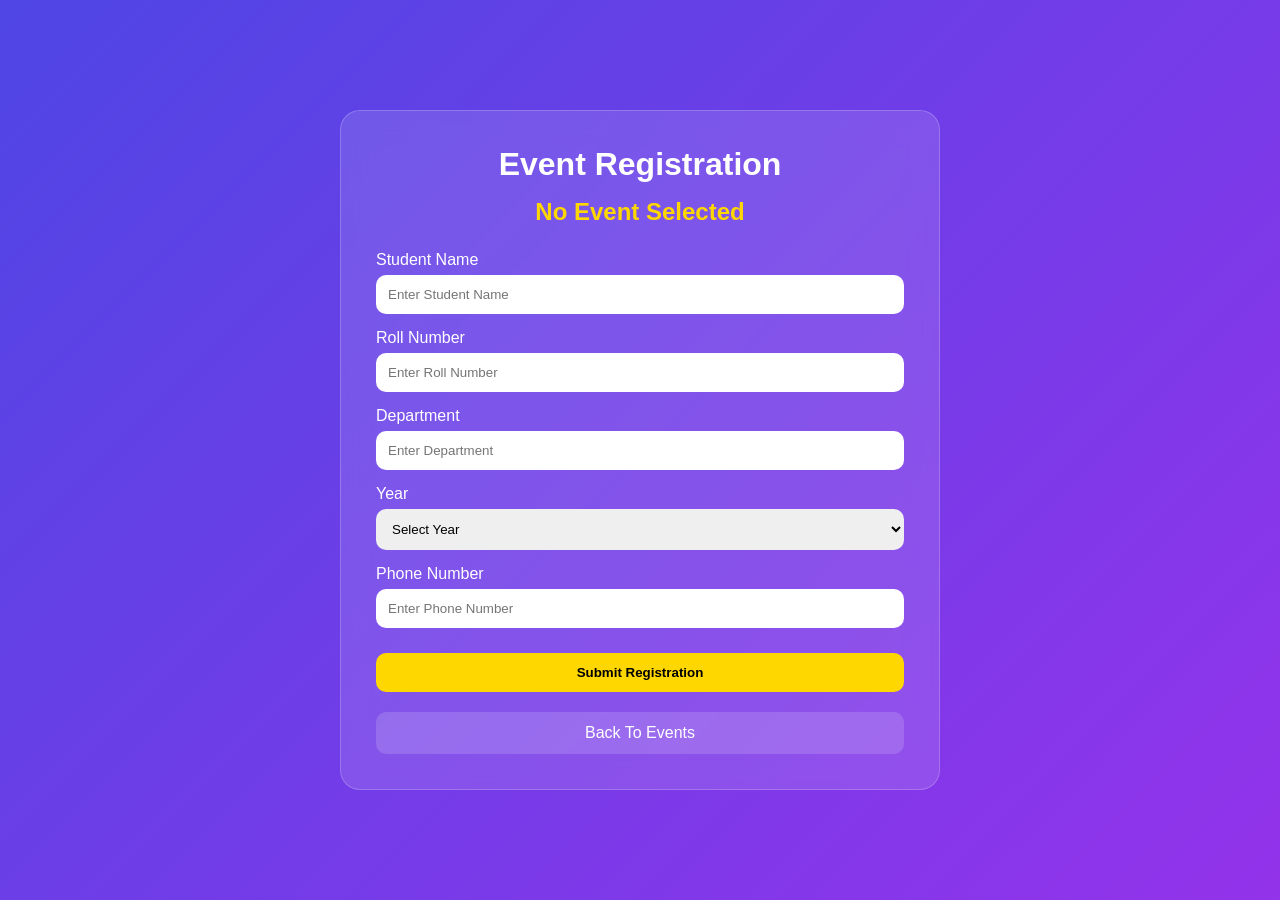
<file: html/event-registration.html>
<!doctype html>
<html lang="en">
  <head>
    <meta charset="UTF-8" />
    <meta name="viewport" content="width=device-width, initial-scale=1.0" />
    <title>Event Registration</title>

    <link rel="stylesheet" href="../css/registration.css" />
  </head>
  <body>
    <div class="registration-container">
      <div class="registration-card">
        <h1>Event Registration</h1>

        <h2 id="eventTitle">Selected Event</h2>

        <form id="eventForm">
          <div class="input-group">
            <label>Student Name</label>
            <input
              type="text"
              id="studentName"
              placeholder="Enter Student Name"
            />
          </div>

          <div class="input-group">
            <label>Roll Number</label>
            <input
              type="text"
              id="rollNumber"
              placeholder="Enter Roll Number"
            />
          </div>

          <div class="input-group">
            <label>Department</label>
            <input type="text" id="department" placeholder="Enter Department" />
          </div>

          <div class="input-group">
            <label>Year</label>
            <select id="year">
              <option value="">Select Year</option>
              <option>1st Year</option>
              <option>2nd Year</option>
              <option>3rd Year</option>
              <option>4th Year</option>
            </select>
          </div>

          <div class="input-group">
            <label>Phone Number</label>
            <input type="tel" id="phone" placeholder="Enter Phone Number" />
          </div>

          <p id="message"></p>

          <button type="submit" class="submit-btn">Submit Registration</button>
        </form>

        <a href="events.html" class="back-btn"> Back To Events </a>
      </div>
    </div>

    <script>
      const selectedEvent = localStorage.getItem("selectedEvent");

      document.getElementById("eventTitle").innerText =
        selectedEvent || "No Event Selected";

      document
        .getElementById("eventForm")
        .addEventListener("submit", function (event) {
          event.preventDefault();

          const studentName = document
            .getElementById("studentName")
            .value.trim();

          const rollNumber = document.getElementById("rollNumber").value.trim();

          const department = document.getElementById("department").value.trim();

          const year = document.getElementById("year").value;

          const phone = document.getElementById("phone").value.trim();

          const message = document.getElementById("message");

          if (
            studentName === "" ||
            rollNumber === "" ||
            department === "" ||
            year === "" ||
            phone === ""
          ) {
            message.innerText = "Please fill all fields.";
            return;
          }

          alert("Registration Submitted Successfully");

          document.getElementById("eventForm").reset();

          message.innerText = "";
        });
    </script>
  </body>
</html>
</file>
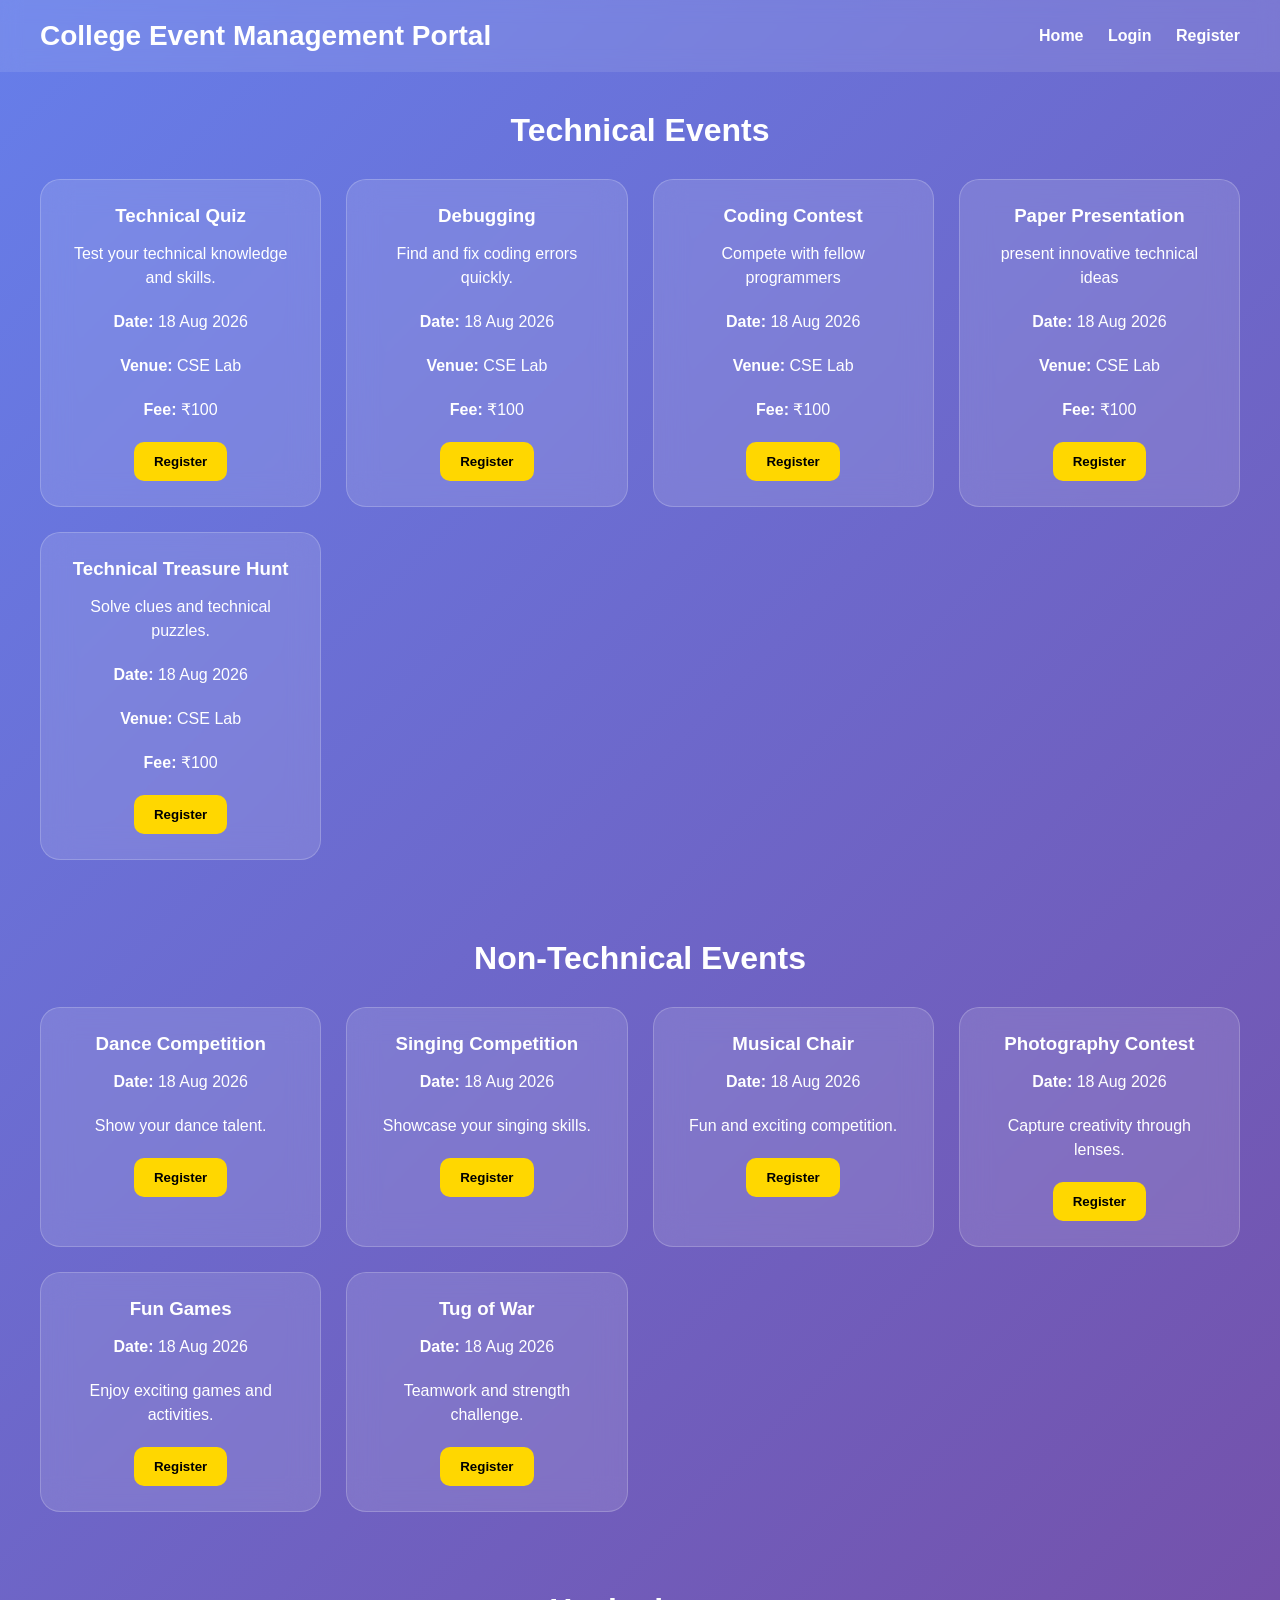
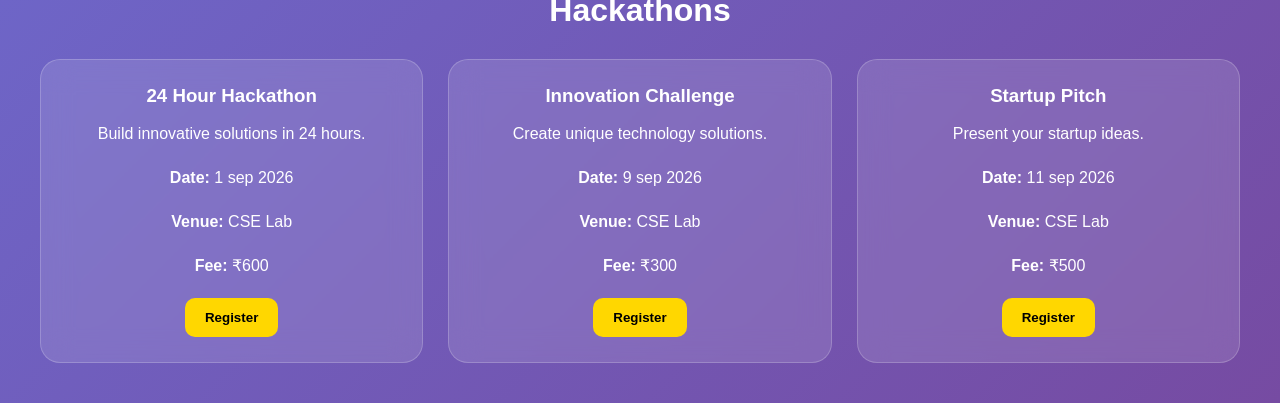
<file: html/events.html>
<!doctype html>
<html lang="en">
  <head>
    <meta charset="UTF-8" />
    <meta name="viewport" content="width=device-width, initial-scale=1.0" />
    <title>Events - College Event Portal</title>

    <link rel="stylesheet" href="../css/events.css" />
  </head>
  <body>
    <!-- Header -->

    <header>
      <h1>College Event Management Portal</h1>

      <nav>
        <a href="index.html">Home</a>
        <a href="login.html">Login</a>
        <a href="register.html">Register</a>
      </nav>
    </header>

    <!-- Technical Events -->

    <section class="event-section">
      <h2>Technical Events</h2>

      <div class="card-container">
        <div class="event-card">
          <h3>Technical Quiz</h3>
          <p>Test your technical knowledge and skills.</p>

          <p><strong>Date:</strong> 18 Aug 2026</p>
          <p><strong>Venue:</strong> CSE Lab</p>
          <p><strong>Fee:</strong> ₹100</p>
          <button onclick="registerEvent('Technical Quiz')">Register</button>
        </div>

        <div class="event-card">
          <h3>Debugging</h3>
          <p>Find and fix coding errors quickly.</p>

          <p><strong>Date:</strong> 18 Aug 2026</p>
          <p><strong>Venue:</strong> CSE Lab</p>
          <p><strong>Fee:</strong> ₹100</p>
          <button onclick="registerEvent('Debugging')">Register</button>
        </div>

        <div class="event-card">
          <h3>Coding Contest</h3>
          <p>Compete with fellow programmers</p>

          <p><strong>Date:</strong> 18 Aug 2026</p>
          <p><strong>Venue:</strong> CSE Lab</p>
          <p><strong>Fee:</strong> ₹100</p>
          <button onclick="registerEvent('Coding Contest')">Register</button>
        </div>

        <div class="event-card">
          <h3>Paper Presentation</h3>
          <p>present innovative technical ideas</p>

          <p><strong>Date:</strong> 18 Aug 2026</p>
          <p><strong>Venue:</strong> CSE Lab</p>
          <p><strong>Fee:</strong> ₹100</p>
          <button onclick="registerEvent('Paper Presentation')">
            Register
          </button>
        </div>

        <div class="event-card">
          <h3>Technical Treasure Hunt</h3>
          <p>Solve clues and technical puzzles.</p>

          <p><strong>Date:</strong> 18 Aug 2026</p>
          <p><strong>Venue:</strong> CSE Lab</p>
          <p><strong>Fee:</strong> ₹100</p>
          <button onclick="registerEvent('Technical Treasure Hunt')">
            Register
          </button>
        </div>
      </div>
    </section>

    <!-- Non Technical -->

    <section class="event-section">
      <h2>Non-Technical Events</h2>

      <div class="card-container">
        <div class="event-card">
          <h3>Dance Competition</h3>
          <p><strong>Date:</strong> 18 Aug 2026</p>
          <p>Show your dance talent.</p>
          <button onclick="registerEvent('Dance Competition')">Register</button>
        </div>

        <div class="event-card">
          <h3>Singing Competition</h3>
          <p><strong>Date:</strong> 18 Aug 2026</p>
          <p>Showcase your singing skills.</p>
          <button onclick="registerEvent('Singing Competition')">
            Register
          </button>
        </div>

        <div class="event-card">
          <h3>Musical Chair</h3>
          <p><strong>Date:</strong> 18 Aug 2026</p>
          <p>Fun and exciting competition.</p>
          <button onclick="registerEvent('Musical Chair')">Register</button>
        </div>

        <div class="event-card">
          <h3>Photography Contest</h3>
          <p><strong>Date:</strong> 18 Aug 2026</p>
          <p>Capture creativity through lenses.</p>
          <button onclick="registerEvent('Photography Contest')">
            Register
          </button>
        </div>

        <div class="event-card">
          <h3>Fun Games</h3>
          <p><strong>Date:</strong> 18 Aug 2026</p>
          <p>Enjoy exciting games and activities.</p>
          <button onclick="registerEvent('Fun Games')">Register</button>
        </div>

        <div class="event-card">
          <h3>Tug of War</h3>
          <p><strong>Date:</strong> 18 Aug 2026</p>
          <p>Teamwork and strength challenge.</p>
          <button onclick="registerEvent('Tug of War')">Register</button>
        </div>
      </div>
    </section>

    <!-- Hackathons -->

    <section class="event-section">
      <h2>Hackathons</h2>

      <div class="card-container">
        <div class="event-card">
          <h3>24 Hour Hackathon</h3>
          <p>Build innovative solutions in 24 hours.</p>

          <p><strong>Date:</strong> 1 sep 2026</p>
          <p><strong>Venue:</strong> CSE Lab</p>
          <p><strong>Fee:</strong> ₹600</p>
          <button onclick="registerEvent('24 Hour Hackathon')">Register</button>
        </div>

        <div class="event-card">
          <h3>Innovation Challenge</h3>
          <p>Create unique technology solutions.</p>
          <p><strong>Date:</strong> 9 sep 2026</p>
          <p><strong>Venue:</strong> CSE Lab</p>
          <p><strong>Fee:</strong> ₹300</p>
          <button onclick="registerEvent('Innovation Challenge')">
            Register
          </button>
        </div>

        <div class="event-card">
          <h3>Startup Pitch</h3>
          <p>Present your startup ideas.</p>
          <p><strong>Date:</strong> 11 sep 2026</p>
          <p><strong>Venue:</strong> CSE Lab</p>
          <p><strong>Fee:</strong> ₹500</p>
          <button onclick="registerEvent('Startup Pitch')">Register</button>
        </div>
      </div>
    </section>

    <script src="../js/events.js"></script>
  </body>
</html>
</file>
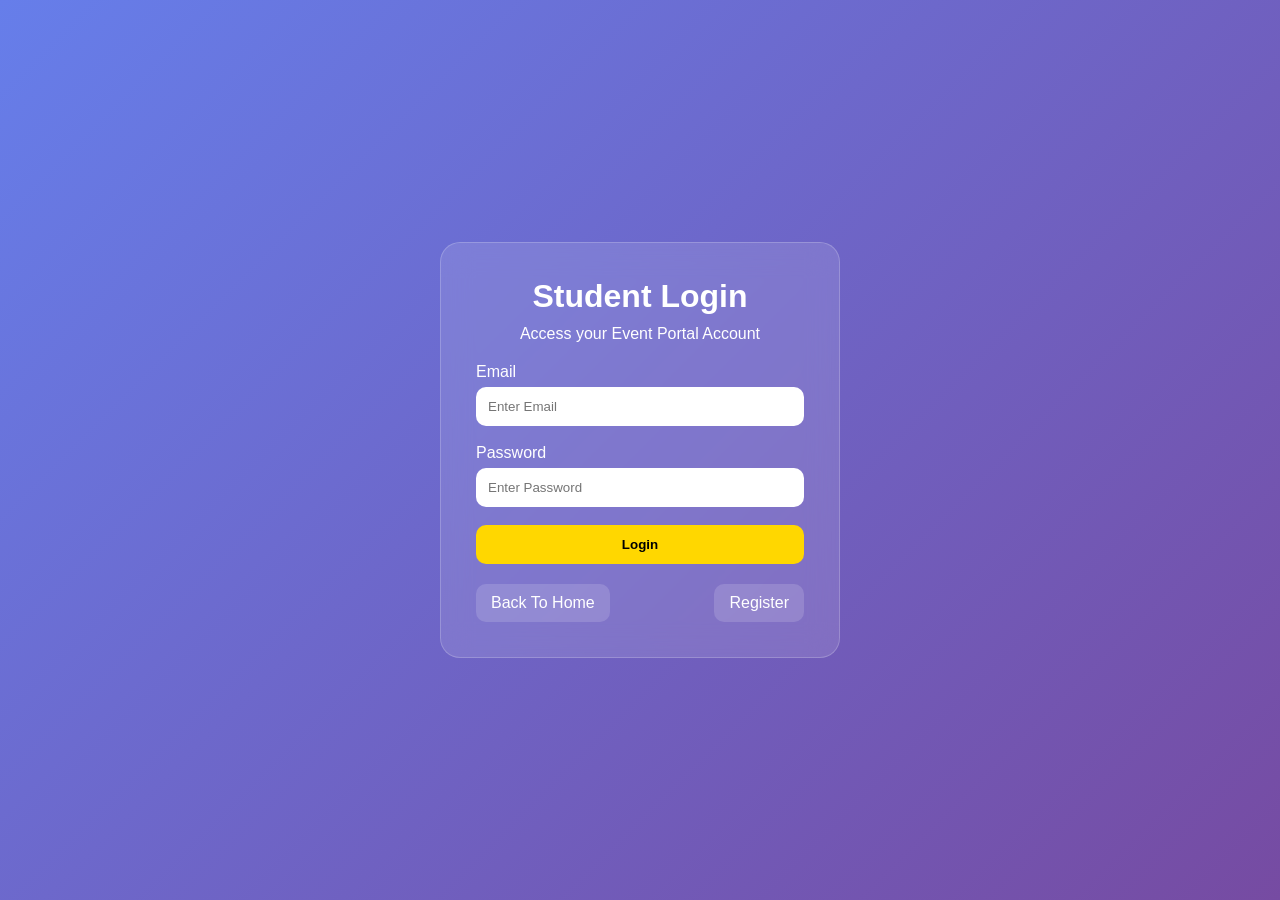
<file: html/login.html>
<!doctype html>
<html lang="en">
  <head>
    <meta charset="UTF-8" />
    <meta name="viewport" content="width=device-width, initial-scale=1.0" />
    <title>Login - College Event Portal</title>

    <link rel="stylesheet" href="../css/login.css" />
  </head>
  <body>
    <div class="login-container">
      <div class="login-card">
        <h1>Student Login</h1>
        <p>Access your Event Portal Account</p>

        <form id="loginForm">
          <div class="input-group">
            <label>Email</label>
            <input type="email" id="email" placeholder="Enter Email" />
          </div>

          <div class="input-group">
            <label>Password</label>
            <input type="password" id="password" placeholder="Enter Password" />
          </div>

          <p id="errorMsg"></p>

          <button type="submit" class="btn">Login</button>
        </form>

        <div class="buttons">
          <a href="index.html" class="home-btn"> Back To Home </a>

          <a href="register.html" class="register-btn"> Register </a>
        </div>
      </div>
    </div>

    <script src="../js/login.js"></script>
  </body>
</html>
</file>
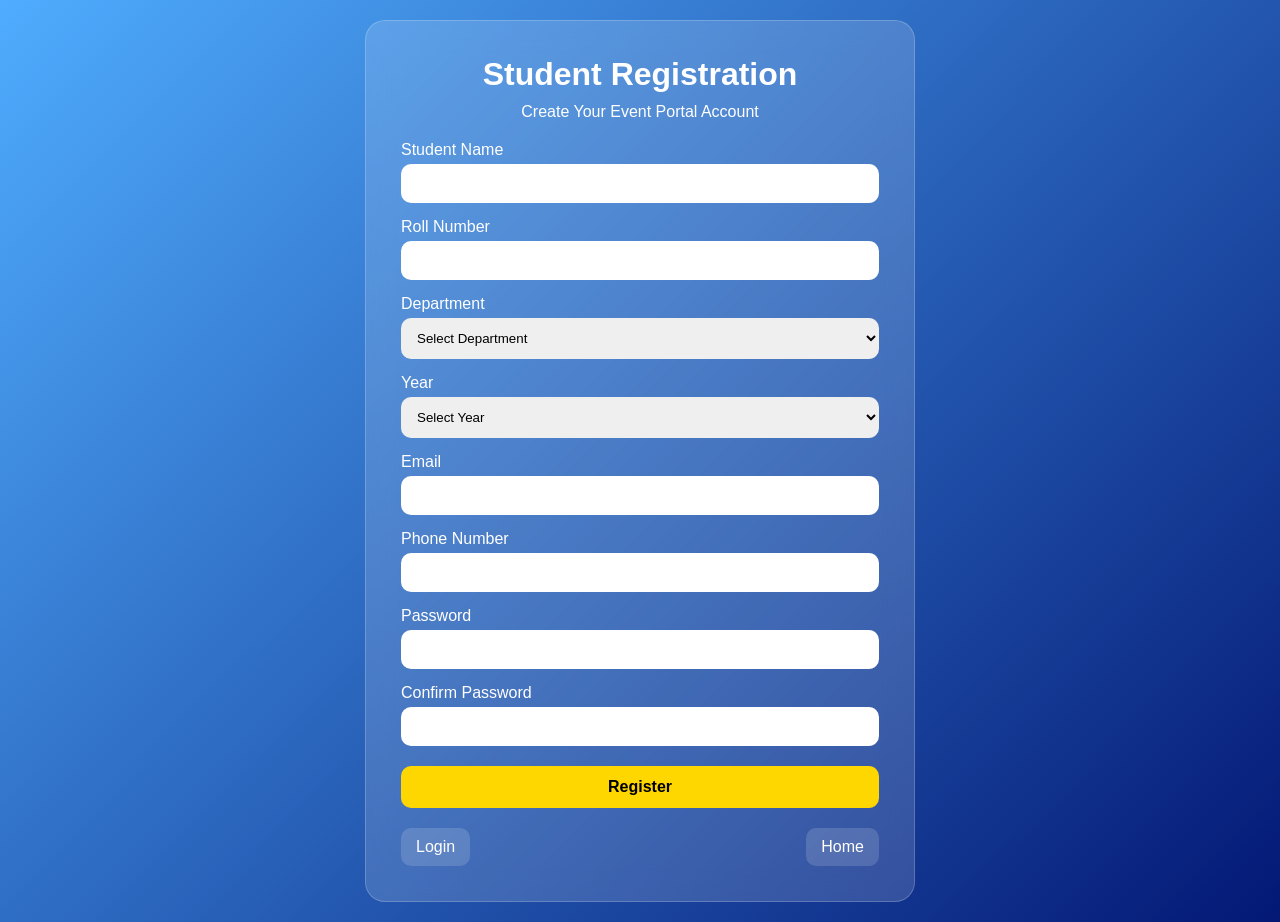
<file: html/register.html>
<!doctype html>
<html lang="en">
  <head>
    <meta charset="UTF-8" />
    <meta name="viewport" content="width=device-width, initial-scale=1.0" />
    <title>Student Registration</title>

    <link rel="stylesheet" href="../css/register.css" />
  </head>
  <body>
    <div class="register-container">
      <div class="register-card">
        <h1>Student Registration</h1>
        <p>Create Your Event Portal Account</p>

        <form id="registerForm">
          <div class="input-group">
            <label>Student Name</label>
            <input type="text" id="studentName" />
          </div>

          <div class="input-group">
            <label>Roll Number</label>
            <input type="text" id="rollNumber" />
          </div>

          <div class="input-group">
            <label>Department</label>
            <select id="department">
              <option value="">Select Department</option>
              <option>CSE</option>
              <option>ECE</option>
              <option>EEE</option>
              <option>MECH</option>
              <option>CIVIL</option>
            </select>
          </div>

          <div class="input-group">
            <label>Year</label>
            <select id="year">
              <option value="">Select Year</option>
              <option>1st Year</option>
              <option>2nd Year</option>
              <option>3rd Year</option>
              <option>4th Year</option>
            </select>
          </div>

          <div class="input-group">
            <label>Email</label>
            <input type="email" id="email" />
          </div>

          <div class="input-group">
            <label>Phone Number</label>
            <input type="tel" id="phone" />
          </div>

          <div class="input-group">
            <label>Password</label>
            <input type="password" id="password" />
          </div>

          <div class="input-group">
            <label>Confirm Password</label>
            <input type="password" id="confirmPassword" />
          </div>

          <p id="message"></p>

          <button type="submit" class="btn">Register</button>
        </form>

        <div class="links">
          <a href="login.html">Login</a>
          <a href="index.html">Home</a>
        </div>
      </div>
    </div>

    <script src="../js/register.js"></script>
  </body>
</html>
</file>
<file: css/registration.css>
/* ==========================
   RESET
========================== */

* {
  margin: 0;
  padding: 0;
  box-sizing: border-box;
  font-family: Arial, sans-serif;
}

/* ==========================
   BODY
========================== */

body {
  min-height: 100vh;

  display: flex;
  justify-content: center;
  align-items: center;

  background: linear-gradient(135deg, #4f46e5, #9333ea);

  padding: 20px;
}

/* ==========================
   CARD
========================== */

.registration-card {
  width: 600px;
  max-width: 100%;

  padding: 35px;

  border-radius: 20px;

  background: rgba(255, 255, 255, 0.12);

  border: 1px solid rgba(255, 255, 255, 0.2);

  backdrop-filter: blur(15px);

  color: white;

  animation: fadeIn 1s ease;
}

.registration-card h1 {
  text-align: center;
  margin-bottom: 15px;
}

.registration-card h2 {
  text-align: center;
  color: #ffd700;
  margin-bottom: 25px;
}

/* ==========================
   INPUTS
========================== */

.input-group {
  margin-bottom: 15px;
}

.input-group label {
  display: block;
  margin-bottom: 6px;
}

.input-group input,
.input-group select {
  width: 100%;

  padding: 12px;

  border: none;

  border-radius: 10px;

  outline: none;
}

/* ==========================
   MESSAGE
========================== */

#message {
  text-align: center;
  margin: 10px 0;
  color: #ffe4e4;
}

/* ==========================
   BUTTONS
========================== */

.submit-btn {
  width: 100%;

  padding: 12px;

  border: none;

  border-radius: 10px;

  background: #ffd700;

  cursor: pointer;

  font-weight: bold;

  margin-top: 10px;

  transition: 0.3s;
}

.submit-btn:hover {
  transform: translateY(-3px);
}

.back-btn {
  display: block;

  text-align: center;

  margin-top: 20px;

  text-decoration: none;

  color: white;

  padding: 12px;

  border-radius: 10px;

  background: rgba(255, 255, 255, 0.15);

  transition: 0.3s;
}

.back-btn:hover {
  background: rgba(255, 255, 255, 0.3);
}

/* ==========================
   ANIMATION
========================== */

@keyframes fadeIn {
  from {
    opacity: 0;
    transform: translateY(25px);
  }

  to {
    opacity: 1;
    transform: translateY(0);
  }
}

/* ==========================
   RESPONSIVE
========================== */

@media (max-width: 600px) {
  .registration-card {
    padding: 25px;
  }
}
</file>
<file: css/events.css>
* {
  margin: 0;
  padding: 0;
  box-sizing: border-box;
  font-family: Arial, sans-serif;
}

body {
  background: linear-gradient(135deg, #667eea, #764ba2);

  min-height: 100vh;
  color: white;
}

/* Header */

header {
  display: flex;
  justify-content: space-between;
  align-items: center;

  padding: 20px 40px;

  background: rgba(255, 255, 255, 0.1);

  backdrop-filter: blur(10px);
}

header h1 {
  font-size: 28px;
}

nav a {
  color: white;
  text-decoration: none;

  margin-left: 20px;
  font-weight: bold;
}

nav a:hover {
  color: #ffd700;
}

/* Sections */

.event-section {
  padding: 40px;
}

.event-section h2 {
  text-align: center;
  margin-bottom: 30px;

  font-size: 32px;
}

/* Cards */

.card-container {
  display: grid;

  grid-template-columns: repeat(auto-fit, minmax(250px, 1fr));

  gap: 25px;
}

.event-card {
  background: rgba(255, 255, 255, 0.12);

  border: 1px solid rgba(255, 255, 255, 0.2);

  backdrop-filter: blur(15px);

  border-radius: 20px;

  padding: 25px;

  text-align: center;

  transition: 0.4s;
}

.event-card:hover {
  transform: translateY(-10px);

  box-shadow: 0 10px 20px rgba(0, 0, 0, 0.3);
}

.event-card h3 {
  margin-bottom: 15px;
}

.event-card p {
  margin-bottom: 20px;
  line-height: 1.5;
}

.event-card button {
  border: none;

  background: #ffd700;

  padding: 12px 20px;

  border-radius: 10px;

  cursor: pointer;

  font-weight: bold;

  transition: 0.3s;
}

.event-card button:hover {
  transform: scale(1.05);
}

/* Responsive */

@media (max-width: 768px) {
  header {
    flex-direction: column;
    gap: 15px;
  }

  nav {
    text-align: center;
  }
}
</file>
<file: css/login.css>
/* ==========================
   RESET
========================== */

* {
  margin: 0;
  padding: 0;
  box-sizing: border-box;
  font-family: Arial, sans-serif;
}

/* ==========================
   BODY
========================== */

body {
  min-height: 100vh;

  display: flex;
  justify-content: center;
  align-items: center;

  background: linear-gradient(135deg, #667eea, #764ba2);
}

/* ==========================
   LOGIN CARD
========================== */

.login-container {
  width: 100%;
  display: flex;
  justify-content: center;
  align-items: center;
  padding: 20px;
}

.login-card {
  width: 400px;
  max-width: 100%;

  padding: 35px;

  border-radius: 20px;

  background: rgba(255, 255, 255, 0.12);

  border: 1px solid rgba(255, 255, 255, 0.2);

  backdrop-filter: blur(15px);

  color: white;

  animation: fadeIn 1s ease;
}

.login-card h1 {
  text-align: center;
  margin-bottom: 10px;
}

.login-card p {
  text-align: center;
  margin-bottom: 20px;
}

/* ==========================
   INPUTS
========================== */

.input-group {
  margin-bottom: 18px;
}

.input-group label {
  display: block;
  margin-bottom: 6px;
}

.input-group input {
  width: 100%;
  padding: 12px;

  border: none;
  border-radius: 10px;

  outline: none;
}

#errorMsg {
  color: #ffd6d6;
  text-align: center;
  margin-bottom: 15px;
  font-size: 14px;
}

/* ==========================
   BUTTON
========================== */

.btn {
  width: 100%;
  padding: 12px;

  border: none;
  border-radius: 10px;

  background: #ffd700;

  cursor: pointer;
  font-weight: bold;

  transition: 0.3s;
}

.btn:hover {
  transform: translateY(-3px);
}

/* ==========================
   LINKS
========================== */

.buttons {
  display: flex;
  justify-content: space-between;
  margin-top: 20px;
}

.buttons a {
  text-decoration: none;
  color: white;

  padding: 10px 15px;

  border-radius: 10px;

  background: rgba(255, 255, 255, 0.15);

  transition: 0.3s;
}

.buttons a:hover {
  background: rgba(255, 255, 255, 0.3);
}

/* ==========================
   ANIMATION
========================== */

@keyframes fadeIn {
  from {
    opacity: 0;
    transform: translateY(30px);
  }

  to {
    opacity: 1;
    transform: translateY(0);
  }
}

/* ==========================
   MOBILE
========================== */

@media (max-width: 500px) {
  .login-card {
    padding: 25px;
  }

  .buttons {
    flex-direction: column;
    gap: 10px;
  }

  .buttons a {
    text-align: center;
  }
}
</file>
<file: css/register.css>
/* =========================
   RESET
========================= */

* {
  margin: 0;
  padding: 0;
  box-sizing: border-box;
  font-family: Arial, sans-serif;
}

/* =========================
   BODY
========================= */

body {
  min-height: 100vh;

  display: flex;
  justify-content: center;
  align-items: center;

  background: linear-gradient(135deg, #4facfe, #031875);

  padding: 20px;
}

/* =========================
   CARD
========================= */

.register-card {
  width: 550px;
  max-width: 100%;

  padding: 35px;

  border-radius: 20px;

  background: rgba(255, 255, 255, 0.15);

  border: 1px solid rgba(255, 255, 255, 0.2);

  backdrop-filter: blur(15px);

  color: white;

  animation: fadeIn 1s ease;
}

.register-card h1 {
  text-align: center;
  margin-bottom: 10px;
}

.register-card p {
  text-align: center;
  margin-bottom: 20px;
}

/* =========================
   INPUTS
========================= */

.input-group {
  margin-bottom: 15px;
}

.input-group label {
  display: block;
  margin-bottom: 5px;
}

.input-group input,
.input-group select {
  width: 100%;
  padding: 12px;

  border: none;
  border-radius: 10px;

  outline: none;
}

/* =========================
   MESSAGE
========================= */

#message {
  color: #fff3cd;
  margin-top: 10px;
  text-align: center;
  font-weight: bold;
}

/* =========================
   BUTTON
========================= */

.btn {
  width: 100%;
  padding: 12px;

  border: none;
  border-radius: 10px;

  background: #ffd700;

  cursor: pointer;

  font-size: 16px;
  font-weight: bold;

  transition: 0.3s;
}

.btn:hover {
  transform: translateY(-3px);
}

/* =========================
   LINKS
========================= */

.links {
  display: flex;
  justify-content: space-between;

  margin-top: 20px;
}

.links a {
  text-decoration: none;
  color: white;

  padding: 10px 15px;

  border-radius: 10px;

  background: rgba(255, 255, 255, 0.15);

  transition: 0.3s;
}

.links a:hover {
  background: rgba(255, 255, 255, 0.3);
}

/* =========================
   ANIMATION
========================= */

@keyframes fadeIn {
  from {
    opacity: 0;
    transform: translateY(25px);
  }

  to {
    opacity: 1;
    transform: translateY(0);
  }
}

/* =========================
   MOBILE
========================= */

@media (max-width: 600px) {
  .register-card {
    padding: 25px;
  }

  .links {
    flex-direction: column;
    gap: 10px;
  }

  .links a {
    text-align: center;
  }
}
</file>
